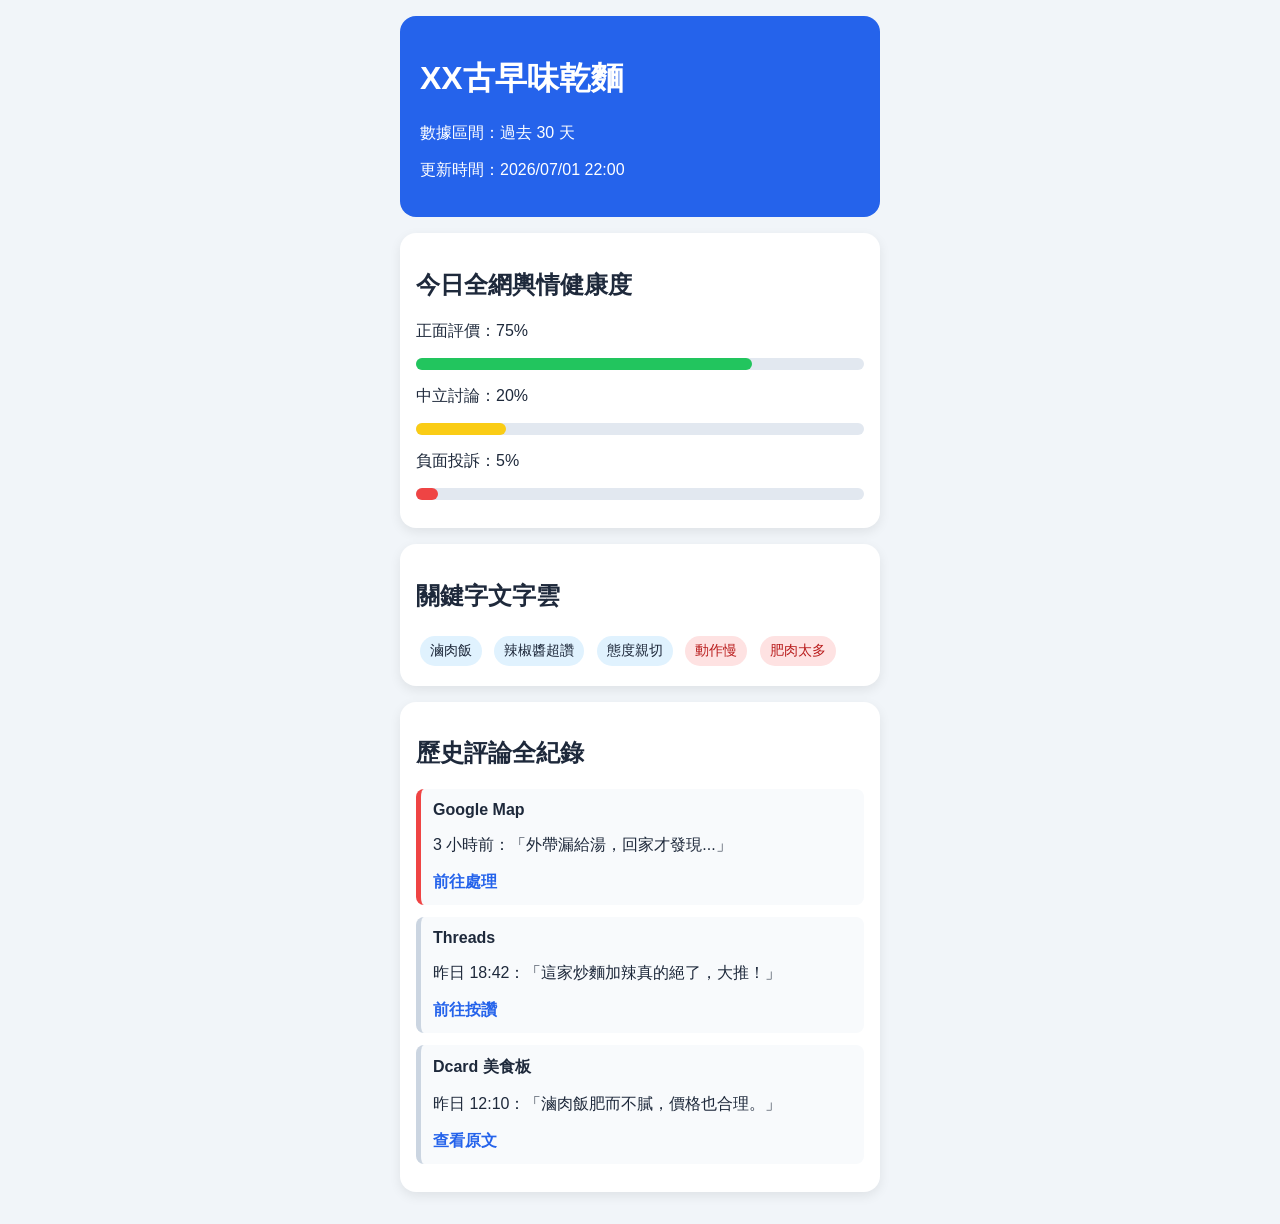
<file: docs/design/Frontend.html>
<!DOCTYPE html>
<html lang="zh-Hant">
<head>
  <meta charset="UTF-8" />
  <meta name="viewport" content="width=device-width, initial-scale=1.0" />
  <title>小吃店輿情後台</title>

  <style>
    body {
      margin: 0;
      font-family: Arial, "Noto Sans TC", sans-serif;
      background: #f1f5f9;
      color: #1e293b;
    }

    .page {
      max-width: 480px;
      margin: 0 auto;
      padding: 16px;
    }

    .header {
      background: #2563eb;
      color: white;
      padding: 20px;
      border-radius: 16px;
      margin-bottom: 16px;
    }

    .card {
      background: white;
      padding: 16px;
      border-radius: 16px;
      margin-bottom: 16px;
      box-shadow: 0 4px 12px rgba(0,0,0,0.08);
    }

    .bar-bg {
      background: #e2e8f0;
      border-radius: 999px;
      height: 12px;
      margin-bottom: 12px;
    }

    .bar {
      height: 12px;
      border-radius: 999px;
    }

    .positive { background: #22c55e; }
    .neutral { background: #facc15; }
    .negative { background: #ef4444; }

    .keyword {
      display: inline-block;
      padding: 6px 10px;
      border-radius: 999px;
      margin: 4px;
      font-size: 14px;
      background: #e0f2fe;
    }

    .bad {
      background: #fee2e2;
      color: #b91c1c;
    }

    .review {
      border-left: 5px solid #cbd5e1;
      padding: 12px;
      margin-bottom: 12px;
      background: #f8fafc;
      border-radius: 8px;
    }

    .review.bad-review {
      border-left-color: #ef4444;
    }

    a {
      color: #2563eb;
      font-weight: bold;
      text-decoration: none;
    }
  </style>
</head>

<body>
  <div class="page">
    <div class="header">
      <h1>XX古早味乾麵</h1>
      <p>數據區間：過去 30 天</p>
      <p>更新時間：2026/07/01 22:00</p>
    </div>

    <div class="card">
      <h2>今日全網輿情健康度</h2>

      <p>正面評價：75%</p>
      <div class="bar-bg">
        <div class="bar positive" style="width: 75%;"></div>
      </div>

      <p>中立討論：20%</p>
      <div class="bar-bg">
        <div class="bar neutral" style="width: 20%;"></div>
      </div>

      <p>負面投訴：5%</p>
      <div class="bar-bg">
        <div class="bar negative" style="width: 5%;"></div>
      </div>
    </div>

    <div class="card">
      <h2>關鍵字文字雲</h2>
      <span class="keyword">滷肉飯</span>
      <span class="keyword">辣椒醬超讚</span>
      <span class="keyword">態度親切</span>
      <span class="keyword bad">動作慢</span>
      <span class="keyword bad">肥肉太多</span>
    </div>

    <div class="card">
      <h2>歷史評論全紀錄</h2>

      <div class="review bad-review">
        <strong>Google Map</strong>
        <p>3 小時前：「外帶漏給湯，回家才發現...」</p>
        <a href="#">前往處理</a>
      </div>

      <div class="review">
        <strong>Threads</strong>
        <p>昨日 18:42：「這家炒麵加辣真的絕了，大推！」</p>
        <a href="#">前往按讚</a>
      </div>

      <div class="review">
        <strong>Dcard 美食板</strong>
        <p>昨日 12:10：「滷肉飯肥而不膩，價格也合理。」</p>
        <a href="#">查看原文</a>
      </div>
    </div>
  </div>
</body>
</html>
</file>
